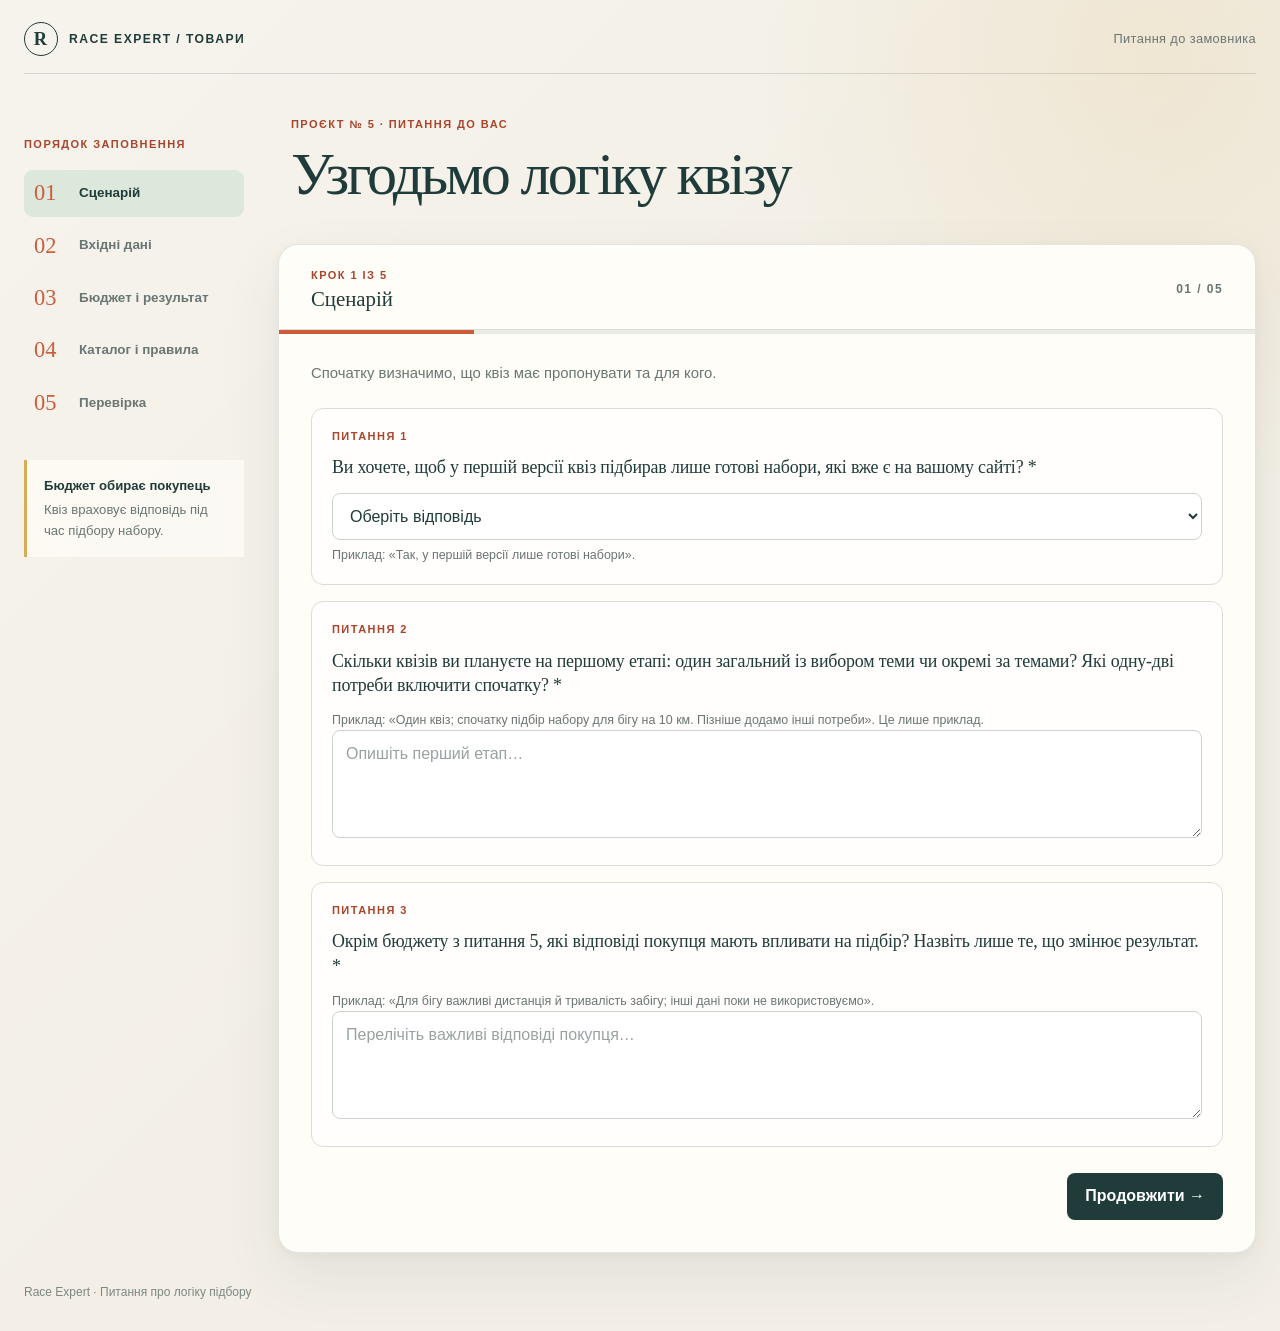
<file: index.html>
<!doctype html>
<html lang="uk">
<head>
  <meta charset="utf-8">
  <meta name="viewport" content="width=device-width, initial-scale=1">
  <meta name="theme-color" content="#f3efe6">
  <title>Питання про підбір товарів</title>
  <style>
    :root {
      --paper: #f3efe6; --surface: #fffdf8; --ink: #203c3a; --muted: #697674;
      --line: #d9dfd7; --accent: #cb5d3d; --accent-dark: #a9452c;
      --sage: #dce8db; --gold: #d5ad58; --success: #216c4b; --danger: #9c3c31;
      --shadow: 0 24px 60px rgba(32,60,58,.08), 0 3px 12px rgba(32,60,58,.04);
      --display: "Iowan Old Style", "Palatino Linotype", Georgia, serif;
      --body: "Avenir Next", "Helvetica Neue", sans-serif;
    }
    * { box-sizing: border-box; }
    body {
      margin: 0; min-width: 320px; color: var(--ink); background:
      radial-gradient(ellipse at 90% 4%, rgba(213,173,88,.14), transparent 25rem),
      linear-gradient(135deg, rgba(255,255,255,.28), transparent 55%), var(--paper);
      font: 16px/1.55 var(--body);
    }
    button, textarea, input, select { font: inherit; }
    .site-header, .layout, footer { width: min(1240px, calc(100% - 48px)); margin-inline: auto; }
    .site-header { display:flex; align-items:center; justify-content:space-between; padding:22px 0 17px; border-bottom:1px solid rgba(32,60,58,.16); }
    .brand { display:flex; align-items:center; gap:11px; color:var(--ink); text-decoration:none; font-size:.76rem; font-weight:800; letter-spacing:.12em; text-transform:uppercase; }
    .brand-mark { display:grid; width:34px; height:34px; place-items:center; border:1px solid var(--ink); border-radius:50%; font:600 1.15rem var(--display); }
    .header-note { color:var(--muted); font-size:.8rem; letter-spacing:.03em; text-align:right; }
    .layout { display:grid; grid-template-columns:220px minmax(0,1fr); gap:34px; align-items:start; margin-top:42px; margin-bottom:72px; }
    .rail { position:sticky; top:24px; padding-top:20px; }
    .rail-kicker, .eyebrow, .step-count, .question-id, .module-tag { font-size:.69rem; font-weight:800; letter-spacing:.13em; text-transform:uppercase; }
    .rail-kicker { margin:0 0 17px; color:var(--accent-dark); }
    .step-nav { display:grid; gap:6px; margin:0; padding:0; list-style:none; }
    .step-nav button { display:grid; grid-template-columns:34px 1fr; align-items:center; gap:11px; width:100%; padding:12px 10px; border:0; border-radius:9px; background:transparent; color:var(--muted); text-align:left; }
    .step-nav button.active { background:var(--sage); color:var(--ink); }
    .nav-number { color:var(--accent); font:1.4rem/1 var(--display); }
    .nav-copy { font-size:.84rem; line-height:1.25; font-weight:700; }
    .rail-note { margin-top:34px; padding:16px 17px; border-left:3px solid var(--gold); background:rgba(255,253,248,.66); color:var(--muted); font-size:.82rem; }
    .rail-note strong { display:block; margin-bottom:4px; color:var(--ink); }
    .main-column { min-width:0; }
    .intro { max-width:830px; padding:0 8px 25px 13px; }
    .eyebrow { margin:0 0 10px; color:var(--accent-dark); }
    h1, h2, h3, p { margin-top:0; }
    h1 { max-width:780px; margin-bottom:14px; font:500 clamp(2.35rem,4.7vw,4.25rem)/1.03 var(--display); letter-spacing:-.045em; }
    .intro-copy { max-width:700px; margin:0; color:#536461; font-size:1rem; }
    .sheet { overflow:hidden; border:1px solid rgba(32,60,58,.12); border-radius:20px; background:var(--surface); box-shadow:var(--shadow); }
    .progress-head { display:flex; align-items:center; justify-content:space-between; gap:18px; padding:22px 32px 18px; border-bottom:1px solid var(--line); }
    .step-count { margin:0 0 3px; color:var(--accent-dark); }
    .step-title { margin:0; font:500 1.3rem var(--display); }
    .step-counter { color:var(--muted); font-size:.75rem; font-weight:800; letter-spacing:.12em; }
    .progress-track { height:4px; background:#e8ece5; }
    .progress-fill { width:20%; height:100%; background:var(--accent); transition:width .32s cubic-bezier(.2,.7,.2,1); }
    .form-step { padding:28px 32px 32px; }
    .form-step[hidden], .module-questions[hidden] { display:none; }
    .step-lead { max-width:720px; margin:0 0 23px; color:var(--muted); font-size:.93rem; }
    .respondent-field { margin-bottom:25px; padding:17px 19px 18px; border:1px solid var(--line); border-radius:12px; background:#fbfaf5; }
    .respondent-field label { display:block; margin-bottom:7px; font-weight:750; }
    .optional { color:var(--muted); font-size:.77rem; font-weight:500; }
    .question-list, .module-stack { display:grid; gap:16px; }
    .question-card { padding:19px 20px; border:1px solid var(--line); border-radius:12px; background:rgba(255,255,255,.68); }
    .question-card:focus-within { border-color:rgba(203,93,61,.64); box-shadow:0 0 0 3px rgba(203,93,61,.08); }
    .question-heading { display:flex; flex-wrap:wrap; align-items:baseline; gap:5px 12px; margin-bottom:10px; }
    .question-id { color:var(--accent-dark); }
    .question-role { color:#7d8985; font-size:.74rem; }
    .question-prompt { display:block; margin:0 0 13px; font:500 1.12rem/1.38 var(--display); letter-spacing:-.01em; }
    .choice-list { display:grid; gap:9px; margin:14px 0 0; padding:0; border:0; }
    .choice-list legend { margin-bottom:8px; font-weight:750; }
    .choice-option { display:flex; align-items:flex-start; gap:10px; padding:11px 12px; border:1px solid var(--line); border-radius:8px; background:#fff; cursor:pointer; }
    .choice-option:has(input:checked) { border-color:var(--accent); background:#fff8f5; }
    .choice-option input { flex:0 0 auto; width:18px; height:18px; margin:2px 0 0; accent-color:var(--accent); }
    textarea, input[type="text"], select { width:100%; min-height:47px; padding:11px 13px; border:1px solid #cbd4cd; border-radius:8px; outline:none; background:#fff; color:var(--ink); }
    textarea { min-height:108px; resize:vertical; }
    textarea::placeholder, input::placeholder { color:#98a39f; }
    textarea:focus, input:focus, select:focus { border-color:var(--accent); box-shadow:0 0 0 3px rgba(203,93,61,.12); }
    .field-error { border-color:var(--danger)!important; }
    .field-hint { margin:6px 0 0; color:var(--muted); font-size:.78rem; }
    .error-banner, .submit-status { display:none; margin-top:18px; padding:12px 14px; border-radius:8px; font-size:.88rem; }
    .error-banner.visible { display:block; background:#fae9e4; color:var(--danger); }
    .submit-status.visible { display:block; }
    .submit-status.success { background:#e7f3eb; color:var(--success); }
    .submit-status.error { background:#fae9e4; color:var(--danger); }
    .module-card { overflow:hidden; border:1px solid var(--line); border-radius:13px; background:#fffefa; }
    .module-card[hidden] { display:none; }
    .module-top { display:grid; grid-template-columns:minmax(0,1fr) 220px; align-items:center; gap:18px; padding:17px 19px; background:#f8f8f1; }
    .module-tag { display:block; margin-bottom:4px; color:var(--accent-dark); }
    .module-title { margin:0 0 3px; font:500 1.22rem var(--display); }
    .module-description { margin:0; color:var(--muted); font-size:.82rem; }
    .module-questions { display:grid; gap:13px; padding:17px; border-top:1px solid var(--line); }
    .module-questions .question-card { padding:15px; }
    .module-questions textarea { min-height:88px; }
    .privacy-note { margin:0; padding:11px 13px; border-left:3px solid var(--gold); background:#fbf5e8; color:#635439; font-size:.82rem; }
    .review-meta { padding:14px 16px; border-radius:9px; background:var(--sage); }
    .review-section { margin-top:23px; }
    .review-section h3 { margin-bottom:8px; font:500 1.2rem var(--display); }
    .review-item { padding:11px 0; border-bottom:1px solid var(--line); }
    .review-label { margin:0 0 4px; color:var(--accent-dark); font-size:.74rem; font-weight:800; }
    .review-answer { margin:0; white-space:pre-wrap; overflow-wrap:anywhere; color:#405552; }
    .actions { display:flex; justify-content:space-between; align-items:center; gap:12px; margin-top:26px; }
    .button { min-height:47px; padding:10px 17px; border:1px solid transparent; border-radius:8px; cursor:pointer; font-weight:750; transition:background .16s ease, transform .16s ease; }
    .button:hover:not(:disabled) { transform:translateY(-1px); }
    .button:disabled { opacity:.6; cursor:wait; }
    .button-primary { background:var(--ink); color:#fff; }
    .button-primary:hover:not(:disabled) { background:#315b56; }
    .button-send { background:var(--accent); color:#fff; }
    .button-send:hover:not(:disabled) { background:var(--accent-dark); }
    .button-secondary { border-color:var(--line); background:transparent; color:var(--ink); }
    .fine-print { margin:17px 0 0; color:var(--muted); font-size:.76rem; }
    footer { margin-top:-42px; margin-bottom:30px; color:#7b8781; font-size:.75rem; }
    @media (max-width:900px) {
      .layout { grid-template-columns:1fr; gap:17px; margin-top:28px; }
      .rail { position:static; padding:0; }
      .rail-kicker, .rail-note { display:none; }
      .step-nav { grid-template-columns:repeat(5,1fr); }
      .step-nav button { grid-template-columns:27px 1fr; padding:9px 7px; }
      .nav-copy { font-size:.73rem; }
      .intro { padding-left:0; }
    }
    @media (max-width:620px) {
      .site-header, .layout, footer { width:calc(100% - 28px); }
      .site-header { padding-top:15px; }
      .header-note { max-width:140px; font-size:.7rem; }
      .layout { margin-top:22px; }
      .step-nav button { display:flex; flex-direction:column; align-items:flex-start; gap:5px; min-height:65px; }
      .nav-copy { font-size:.66rem; }
      h1 { font-size:clamp(2.2rem,12vw,3.3rem); }
      .intro-copy { font-size:.92rem; }
      .progress-head { padding:17px 17px 15px; }
      .step-title { font-size:1.12rem; }
      .form-step { padding:21px 15px 19px; }
      .question-card { padding:16px 14px; }
      .question-prompt { font-size:1.05rem; }
      .module-top { grid-template-columns:1fr; gap:12px; padding:15px; }
      .module-questions { padding:11px; }
      .button { min-height:45px; padding-inline:12px; font-size:.85rem; }
      footer { margin-top:-29px; }
    }
    @media (prefers-reduced-motion:reduce) { *,*::before,*::after { scroll-behavior:auto!important; transition-duration:.01ms!important; } }
  </style>
</head>
<body>
  <header class="site-header">
    <a class="brand" href="#"><span class="brand-mark" aria-hidden="true">R</span><span>Race Expert / товари</span></a>
    <div class="header-note">Питання до замовника</div>
  </header>
  <div class="layout">
    <aside class="rail" aria-label="Етапи анкети">
      <p class="rail-kicker">Порядок заповнення</p>
      <nav><ul class="step-nav" id="stepNav">
        <li><button type="button" data-nav-step="0" aria-current="step" disabled><span class="nav-number">01</span><span class="nav-copy">Сценарій</span></button></li>
        <li><button type="button" data-nav-step="1" aria-current="false" disabled><span class="nav-number">02</span><span class="nav-copy">Вхідні дані</span></button></li>
        <li><button type="button" data-nav-step="2" aria-current="false" disabled><span class="nav-number">03</span><span class="nav-copy">Бюджет і результат</span></button></li>
        <li><button type="button" data-nav-step="3" aria-current="false" disabled><span class="nav-number">04</span><span class="nav-copy">Каталог і правила</span></button></li>
        <li><button type="button" data-nav-step="4" aria-current="false" disabled><span class="nav-number">05</span><span class="nav-copy">Перевірка</span></button></li>
      </ul></nav>
      <div class="rail-note"><strong>Бюджет обирає покупець</strong>Квіз враховує відповідь під час підбору набору.</div>
    </aside>
    <main class="main-column">
      <section class="intro">
        <p class="eyebrow">Проєкт № 5 · питання до вас</p>
        <h1>Узгодьмо логіку квізу</h1>
      </section>
      <div class="sheet">
        <div class="progress-head">
          <div><p class="step-count" id="stepCount">КРОК 1 ІЗ 5</p><h2 class="step-title" id="stepTitle">Сценарій</h2></div>
          <span class="step-counter" id="stepCounter">01 / 05</span>
        </div>
        <div class="progress-track" id="progressTrack" role="progressbar" aria-label="Прогрес анкети" aria-valuemin="0" aria-valuemax="100" aria-valuenow="20"><div class="progress-fill" id="progressFill"></div></div>
        <form id="surveyForm" novalidate>
          <section class="form-step" data-step="0">
            <p class="step-lead">Спочатку визначимо, що квіз має пропонувати та для кого.</p>
            <div class="question-list">
              <article class="question-card">
                <div class="question-heading"><span class="question-id">Питання 1</span></div>
                <label class="question-prompt" for="Q-01">Ви хочете, щоб у першій версії квіз підбирав лише готові набори, які вже є на вашому сайті? *</label>
                <select id="Q-01" data-qid="Q-01" aria-required="true">
                  <option value="">Оберіть відповідь</option>
                  <option value="ready_sets_only">Так, лише готові набори</option>
                  <option value="ready_sets_and_more">Ні, хочу додати інші формати</option>
                </select>
                <p class="field-hint">Приклад: «Так, у першій версії лише готові набори».</p>
                <div id="extraFormats" hidden>
                  <fieldset class="choice-list">
                    <legend>Якщо потрібно більше, що ще додати?</legend>
                    <label class="choice-option" for="formatProducts"><input id="formatProducts" type="checkbox" value="individual_products" data-format-choice>Окремі товари</label>
                    <label class="choice-option" for="formatCategories"><input id="formatCategories" type="checkbox" value="categories" data-format-choice>Сторінки категорій або груп товарів</label>
                    <label class="choice-option" for="formatNewSets"><input id="formatNewSets" type="checkbox" value="new_sets" data-format-choice>Нові набори, складені з товарів</label>
                  </fieldset>
                  <input id="Q-01-EXTRA" type="hidden" data-qid="Q-01-EXTRA" data-label="Додаткові формати" data-focus-id="formatProducts">
                  <p class="field-hint">Оберіть один або кілька варіантів.</p>
                </div>
              </article>
              <article class="question-card">
                <div class="question-heading"><span class="question-id">Питання 2</span></div>
                <label class="question-prompt" for="Q-02">Скільки квізів ви плануєте на першому етапі: один загальний із вибором теми чи окремі за темами? Які одну-дві потреби включити спочатку? *</label>
                <p class="field-hint">Приклад: «Один квіз; спочатку підбір набору для бігу на 10 км. Пізніше додамо інші потреби». Це лише приклад.</p>
                <textarea id="Q-02" data-qid="Q-02" maxlength="8000" placeholder="Опишіть перший етап…" aria-required="true"></textarea>
              </article>
              <article class="question-card">
                <div class="question-heading"><span class="question-id">Питання 3</span></div>
                <label class="question-prompt" for="Q-03">Окрім бюджету з питання 5, які відповіді покупця мають впливати на підбір? Назвіть лише те, що змінює результат. *</label>
                <p class="field-hint">Приклад: «Для бігу важливі дистанція й тривалість забігу; інші дані поки не використовуємо».</p>
                <textarea id="Q-03" data-qid="Q-03" maxlength="8000" placeholder="Перелічіть важливі відповіді покупця…" aria-required="true"></textarea>
              </article>
            </div>
            <div class="error-banner" role="alert"></div>
            <div class="actions"><span></span><button class="button button-primary" type="button" data-next>Продовжити <span aria-hidden="true">→</span></button></div>
          </section>

          <section class="form-step" data-step="1" hidden>
            <p class="step-lead">Покажіть на прикладах, як відповідь покупця веде до потрібного результату.</p>
            <div class="question-list">
              <article class="question-card">
                <div class="question-heading"><span class="question-id">Питання 4</span></div>
                <label class="question-prompt" for="Q-04">Наведіть приклади відповідей покупця і правильного результату для вибраного формату. Додайте 5–10 звичайних випадків і кілька випадків, коли результату бути не повинно. *</label>
                <p class="field-hint">Приклад: «10 км → набір [посилання]; якщо відповідного набору немає — повідомити про це». Додайте посилання або назви товарів чи наборів.</p>
                <textarea id="Q-04" data-qid="Q-04" maxlength="12000" placeholder="Відповідь покупця → очікуваний результат…" aria-required="true"></textarea>
              </article>
              <article class="question-card">
                <div class="question-heading"><span class="question-id">Питання 5</span></div>
                <label class="question-prompt" for="Q-05">Які варіанти бюджету має запропонувати квіз покупцеві? Квіз має врахувати його вибір під час підбору набору. Чи повинна повна ціна набору входити у вибраний діапазон? *</label>
                <p class="field-hint">Приклад: квіз питає «Який ваш бюджет?» і пропонує «500–1000 грн», «1000–2000 грн» та «без обмежень». Це лише приклад; точні діапазони ще треба визначити.</p>
                <textarea id="Q-05" data-qid="Q-05" maxlength="8000" placeholder="Запишіть потрібні діапазони та правило ціни набору…" aria-required="true"></textarea>
              </article>
            </div>
            <div class="error-banner" role="alert"></div>
            <div class="actions"><button class="button button-secondary" type="button" data-prev>← Назад</button><button class="button button-primary" type="button" data-next>Продовжити <span aria-hidden="true">→</span></button></div>
          </section>

          <section class="form-step" data-step="2" hidden>
            <p class="step-lead">Уточнімо обмеження та те, що покупець побачить після підбору.</p>
            <div class="question-list">
              <article class="question-card">
                <div class="question-heading"><span class="question-id">Питання 6</span></div>
                <label class="question-prompt" for="Q-06">У яких випадках квіз має поставити уточнювальне запитання або не давати рекомендацію? Якщо будуть добавки чи товари з обмеженнями, які перевірки потрібні та хто їх затвердить? *</label>
                <p class="field-hint">Приклад: «Якщо ситуація не покрита погодженими правилами, не радити товар і запропонувати консультацію».</p>
                <textarea id="Q-06" data-qid="Q-06" maxlength="10000" placeholder="Опишіть обмеження й перевірки…" aria-required="true"></textarea>
              </article>
              <article class="question-card">
                <div class="question-heading"><span class="question-id">Питання 7</span></div>
                <label class="question-prompt" for="Q-07">Що показати покупцеві після підбору і яку дію запропонувати? *</label>
                <p class="field-hint">Приклад: «Показати набір, його ціну, коротке пояснення та кнопку переходу на сторінку набору».</p>
                <textarea id="Q-07" data-qid="Q-07" maxlength="8000" placeholder="Опишіть результат і наступний крок…" aria-required="true"></textarea>
              </article>
            </div>
            <div class="error-banner" role="alert"></div>
            <div class="actions"><button class="button button-secondary" type="button" data-prev>← Назад</button><button class="button button-primary" type="button" data-next>Продовжити <span aria-hidden="true">→</span></button></div>
          </section>

          <section class="form-step" data-step="3" hidden>
            <p class="step-lead">З’ясуймо, звідки квіз братиме дані та хто погоджуватиме правила.</p>
            <div class="question-list">
              <article class="question-card">
                <div class="question-heading"><span class="question-id">Питання 8</span></div>
                <label class="question-prompt" for="Q-08">Яку платформу й базу даних використовує ваш сайт для каталогу? Якщо не знаєте, до кого мені звернутися, щоб це з’ясувати? Паролі й токени тут не пишіть. *</label>
                <p class="field-hint">Приклад: «Платформа — [назва]. Про спосіб доступу до каталогу запитайте [ім’я або роль]».</p>
                <textarea id="Q-08" data-qid="Q-08" maxlength="8000" placeholder="Платформа, база даних або контакт для уточнення…" aria-required="true"></textarea>
              </article>
              <article class="question-card">
                <div class="question-heading"><span class="question-id">Питання 9</span></div>
                <label class="question-prompt" for="Q-09">Хто затверджуватиме правила рекомендацій і як ви хочете дізнаватися про зміни каталогу, що впливають на підбір? *</label>
                <p class="field-hint">Приклад: «Правила затверджую я; про зміни каталогу мене повідомляє [ім’я або роль]».</p>
                <textarea id="Q-09" data-qid="Q-09" maxlength="8000" placeholder="Вкажіть відповідальних і спосіб повідомлення…" aria-required="true"></textarea>
              </article>
            </div>

            <div class="module-stack" style="margin-top:18px">
              <article class="module-card" data-module-container="ready_sets">
                <div class="module-top"><div><span class="module-tag">Основна гілка</span><h3 class="module-title">Якщо квіз підбирає готові набори</h3><p class="module-description">Відповідайте про наявні набори на сайті.</p></div></div>
                <div class="module-questions">
                  <article class="question-card">
                    <div class="question-heading"><span class="question-id">Готові набори · 1</span></div>
                    <label class="question-prompt" for="SET-01">Які готові набори включити: за дистанціями, за потребами чи лише окремі сторінки? *</label>
                    <p class="field-hint">Приклад: «Почати з наборів на 10, 21 і 42 км; потрібні сторінки надішлю».</p>
                    <textarea id="SET-01" data-qid="SET-01" data-label="Готові набори · Які набори включити" maxlength="8000" placeholder="Назвіть набори або сторінки…" aria-required="true"></textarea>
                  </article>
                  <article class="question-card">
                    <div class="question-heading"><span class="question-id">Готові набори · 2</span></div>
                    <label class="question-prompt" for="SET-02">Показувати набір цілком чи окремі товари з його складу? Що робити, якщо набору немає в наявності? *</label>
                    <p class="field-hint">Приклад: «Показувати весь набір; окремі товари замість нього не підбирати».</p>
                    <textarea id="SET-02" data-qid="SET-02" data-label="Готові набори · Як показувати та що робити за відсутності" maxlength="8000" placeholder="Опишіть правило показу й наявності…" aria-required="true"></textarea>
                  </article>
                </div>
              </article>

              <article class="module-card" data-module-container="individual_products" hidden>
                <div class="module-top"><div><span class="module-tag">Додаткова гілка</span><h3 class="module-title">Якщо окремо підбирати товари</h3><p class="module-description">Показується лише якщо ви обрали окремі товари в питанні 1.</p></div></div>
                <div class="module-questions">
                  <article class="question-card">
                    <div class="question-heading"><span class="question-id">Окремі товари · 1</span></div>
                    <label class="question-prompt" for="PRODUCT-01">Скільки товарів показувати: один найкращий, кілька альтернатив чи товари, що доповнюють один одного? *</label>
                    <p class="field-hint">Приклад: «До трьох товарів, що доповнюють один одного; спочатку найвідповідніший».</p>
                    <textarea id="PRODUCT-01" data-qid="PRODUCT-01" data-label="Окремі товари · Скільки й у якому порядку показувати" maxlength="8000" placeholder="Опишіть кількість і порядок…" aria-required="true"></textarea>
                  </article>
                  <article class="question-card">
                    <div class="question-heading"><span class="question-id">Окремі товари · 2</span></div>
                    <label class="question-prompt" for="PRODUCT-02">Які додаткові дані про товари, яких не видно на сайті, потрібно врахувати? *</label>
                    <p class="field-hint">Приклад: «Потрібна внутрішня позначка [назва поля]; решту даних беремо з карток сайту».</p>
                    <textarea id="PRODUCT-02" data-qid="PRODUCT-02" data-label="Окремі товари · Додаткові внутрішні дані" maxlength="8000" placeholder="Перелічіть додаткові дані або напишіть, що їх немає…" aria-required="true"></textarea>
                  </article>
                </div>
              </article>

              <article class="module-card" data-module-container="categories" hidden>
                <div class="module-top"><div><span class="module-tag">Додаткова гілка</span><h3 class="module-title">Якщо показувати категорії або групи товарів</h3><p class="module-description">Показується лише якщо ви обрали цей формат у питанні 1.</p></div></div>
                <div class="module-questions">
                  <article class="question-card">
                    <div class="question-heading"><span class="question-id">Категорії та групи</span></div>
                    <label class="question-prompt" for="CATEGORY-01">Показувати наявну категорію сайту чи окрему добірку для квізу? На яку сторінку має перейти покупець? *</label>
                    <p class="field-hint">Приклад: «Показувати наявну категорію “Електроліти (гідратація)”».</p>
                    <textarea id="CATEGORY-01" data-qid="CATEGORY-01" data-label="Категорії та групи · Яку сторінку показувати" maxlength="8000" placeholder="Назвіть категорію або потрібну сторінку…" aria-required="true"></textarea>
                  </article>
                </div>
              </article>

              <article class="module-card" data-module-container="new_sets" hidden>
                <div class="module-top"><div><span class="module-tag">Додаткова гілка</span><h3 class="module-title">Якщо складати нові набори з товарів</h3><p class="module-description">Показується лише якщо ви обрали цей формат у питанні 1.</p></div></div>
                <div class="module-questions">
                  <article class="question-card">
                    <div class="question-heading"><span class="question-id">Нові набори · 1</span></div>
                    <label class="question-prompt" for="NEWSET-01">Які товари можна поєднувати, у якій кількості та як рахувати загальну ціну? Хто затверджуватиме поєднання? *</label>
                    <p class="field-hint">Приклад: «Не більше трьох товарів; сума в межах бюджету; поєднання затверджує [фахівець]».</p>
                    <textarea id="NEWSET-01" data-qid="NEWSET-01" data-label="Нові набори · Правила складання й ціна" maxlength="8000" placeholder="Опишіть дозволені товари, кількість і ціну…" aria-required="true"></textarea>
                  </article>
                  <article class="question-card">
                    <div class="question-heading"><span class="question-id">Нові набори · 2</span></div>
                    <label class="question-prompt" for="NEWSET-02">Що робити, якщо одного товару з набору немає в наявності? *</label>
                    <p class="field-hint">Приклад: «Показати лише заздалегідь погоджену заміну».</p>
                    <textarea id="NEWSET-02" data-qid="NEWSET-02" data-label="Нові набори · Що робити, якщо товару немає" maxlength="8000" placeholder="Прибрати набір, показати решту чи запропонувати заміну?…" aria-required="true"></textarea>
                  </article>
                </div>
              </article>
            </div>
            <div class="error-banner" role="alert"></div>
            <div class="actions"><button class="button button-secondary" type="button" data-prev>← Назад</button><button class="button button-primary" type="button" data-next>Перевірити відповіді <span aria-hidden="true">→</span></button></div>
          </section>

          <section class="form-step" data-step="4" hidden>
            <p class="step-lead">Перегляньте відповіді. Їх буде надіслано одним файлом у Telegram після підтвердження.</p>
            <div id="reviewContent"></div>
            <div class="submit-status" id="submitStatus" role="status" aria-live="polite"></div>
            <div class="actions"><button class="button button-secondary" type="button" data-prev>← Назад</button><button class="button button-send" id="submitButton" type="button">Надіслати відповіді</button></div>
            <p class="fine-print" id="finePrint">Після натискання кнопки відповіді надійдуть замовнику в Telegram.</p>
          </section>
        </form>
      </div>
    </main>
  </div>
  <footer>Race Expert · Питання про логіку підбору</footer>
  <script>
    const stepTitles = ["Сценарій", "Вхідні дані", "Бюджет і результат", "Каталог і правила", "Перевірка відповідей"];
    const panels = Array.from(document.querySelectorAll(".form-step"));
    const questions = Array.from(document.querySelectorAll("[data-qid]"));
    const navButtons = Array.from(document.querySelectorAll("[data-nav-step]"));
    const fill = document.getElementById("progressFill");
    const track = document.getElementById("progressTrack");
    const count = document.getElementById("stepCount");
    const title = document.getElementById("stepTitle");
    const counter = document.getElementById("stepCounter");
    const review = document.getElementById("reviewContent");
    const finePrint = document.getElementById("finePrint");
    const submitButton = document.getElementById("submitButton");
    const statusBox = document.getElementById("submitStatus");
    const modeField = document.getElementById("Q-01");
    const extraFormats = document.getElementById("extraFormats");
    const formatNames = {
      individual_products: "Окремі товари",
      categories: "Сторінки категорій або груп товарів",
      new_sets: "Нові набори з товарів"
    };
    let current = 0;
    let sending = false;
    let sent = false;

    function isActive(field) { return !field.closest("[hidden]:not(.form-step)"); }
    function clearError(panel) {
      const banner = panel.querySelector(".error-banner");
      if (banner) { banner.textContent = ""; banner.classList.remove("visible"); }
      panel.querySelectorAll(".field-error").forEach(function(field) { field.classList.remove("field-error"); });
    }
    function validatePanel(index) {
      const panel = panels[index];
      clearError(panel);
      const empty = Array.from(panel.querySelectorAll("[data-qid]")).find(function(field) {
        return isActive(field) && !field.value.trim();
      });
      if (!empty) return true;
      const banner = panel.querySelector(".error-banner");
      banner.textContent = "Будь ласка, заповніть усі питання цього кроку та оберіть формати результату.";
      banner.classList.add("visible");
      empty.classList.add("field-error");
      const focusTarget = document.getElementById(empty.dataset.focusId || empty.id);
      if (focusTarget) focusTarget.focus({ preventScroll: true });
      empty.scrollIntoView({ behavior: "smooth", block: "center" });
      return false;
    }
    function questionLabel(field) {
      if (field.dataset.label) return field.dataset.label;
      const prompt = field.closest(".question-card")?.querySelector(".question-prompt");
      return prompt ? prompt.textContent.replace(/\s*\*$/, "").trim() : "Відповідь";
    }
    function questionAnswer(field) {
      if (field.id === "Q-01") return field.options[field.selectedIndex]?.text || "—";
      if (field.id === "Q-01-EXTRA") {
        return field.value.split(",").filter(Boolean).map(function(value) { return formatNames[value] || value; }).join(", ") || "—";
      }
      return field.value.trim() || "—";
    }
    function makeReviewItem(field) {
      const row = document.createElement("div");
      row.className = "review-item";
      const label = document.createElement("p");
      label.className = "review-label";
      label.textContent = questionLabel(field);
      const answer = document.createElement("p");
      answer.className = "review-answer";
      answer.textContent = questionAnswer(field);
      row.append(label, answer);
      return row;
    }
    function renderReview() {
      review.replaceChildren();
      const section = document.createElement("section");
      section.className = "review-section";
      const heading = document.createElement("h3");
      heading.textContent = "Ваші відповіді";
      section.append(heading);
      const activeQuestions = questions.filter(isActive);
      activeQuestions.forEach(function(field) { section.append(makeReviewItem(field)); });
      review.append(section);
      finePrint.textContent = "Буде надіслано " + activeQuestions.length + " відповідей у Telegram.";
    }
    function updateModules() {
      const selected = Array.from(document.querySelectorAll("[data-format-choice]:checked")).map(function(input) { return input.value; });
      const extraSelected = modeField.value === "ready_sets_and_more";
      extraFormats.hidden = !extraSelected;
      const extraField = document.getElementById("Q-01-EXTRA");
      extraField.value = extraSelected ? selected.join(",") : "";
      document.querySelectorAll("[data-module-container]").forEach(function(module) {
        if (module.dataset.moduleContainer === "ready_sets") return;
        const active = extraSelected && selected.includes(module.dataset.moduleContainer);
        module.hidden = !active;
        if (!active) module.querySelectorAll("[data-qid]").forEach(function(field) { field.value = ""; field.classList.remove("field-error"); });
      });
      if (!extraSelected) document.querySelectorAll("[data-format-choice]").forEach(function(input) { input.checked = false; });
    }
    function buildPayload() {
      const answers = {};
      const labels = {};
      questions.filter(isActive).forEach(function(field) {
        const id = field.dataset.qid;
        answers[id] = field.value.trim();
        labels[id] = questionLabel(field);
      });
      return { answers: answers, labels: labels };
    }
    function setStep(step) {
      current = step;
      panels.forEach(function(panel, index) { panel.hidden = index !== step; });
      navButtons.forEach(function(button, index) {
        button.classList.toggle("active", index === step);
        button.setAttribute("aria-current", index === step ? "step" : "false");
      });
      const percent = Math.round(((step + 1) / panels.length) * 100);
      fill.style.width = percent + "%";
      track.setAttribute("aria-valuenow", String(percent));
      count.textContent = "КРОК " + (step + 1) + " ІЗ " + panels.length;
      counter.textContent = String(step + 1).padStart(2, "0") + " / " + String(panels.length).padStart(2, "0");
      title.textContent = stepTitles[step];
      if (step === panels.length - 1) renderReview();
      window.scrollTo({ top: 0, behavior: "smooth" });
    }

    modeField.addEventListener("change", updateModules);
    document.querySelectorAll("[data-format-choice]").forEach(function(input) { input.addEventListener("change", updateModules); });
    document.querySelectorAll("[data-next]").forEach(function(button) {
      button.addEventListener("click", function() {
        if (validatePanel(current)) setStep(Math.min(panels.length - 1, current + 1));
      });
    });
    document.querySelectorAll("[data-prev]").forEach(function(button) {
      button.addEventListener("click", function() { setStep(Math.max(0, current - 1)); });
    });
    panels.forEach(function(panel) {
      panel.addEventListener("input", function(event) { event.target.classList.remove("field-error"); });
      panel.addEventListener("change", function(event) { event.target.classList.remove("field-error"); });
    });
    submitButton.addEventListener("click", async function() {
      if (sending || sent) return;
      for (let i = 0; i < panels.length - 1; i++) {
        if (!validatePanel(i)) { setStep(i); return; }
      }
      sending = true;
      submitButton.disabled = true;
      submitButton.textContent = "Надсилаю…";
      statusBox.className = "submit-status visible";
      statusBox.textContent = "Надсилаю файл з усіма відповідями в Telegram.";
      try {
        const response = await fetch("/api/submit", {
          method: "POST",
          headers: { "Content-Type": "application/json" },
          body: JSON.stringify(buildPayload())
        });
        const result = await response.json();
        if (!response.ok || !result.ok) throw new Error(result.message || "Не вдалося надіслати відповіді.");
        sent = true;
        statusBox.className = "submit-status visible success";
        statusBox.textContent = "Відповіді надіслано в Telegram.";
        submitButton.textContent = "Надіслано";
      } catch (err) {
        statusBox.className = "submit-status visible error";
        statusBox.textContent = err.message || "Не вдалося надіслати. Відповіді залишилися у формі — спробуйте ще раз.";
        submitButton.disabled = false;
        submitButton.textContent = "Повторити надсилання";
      } finally {
        sending = false;
      }
    });
    updateModules();
    setStep(0);
  </script>
</body>
</html>
</file>
